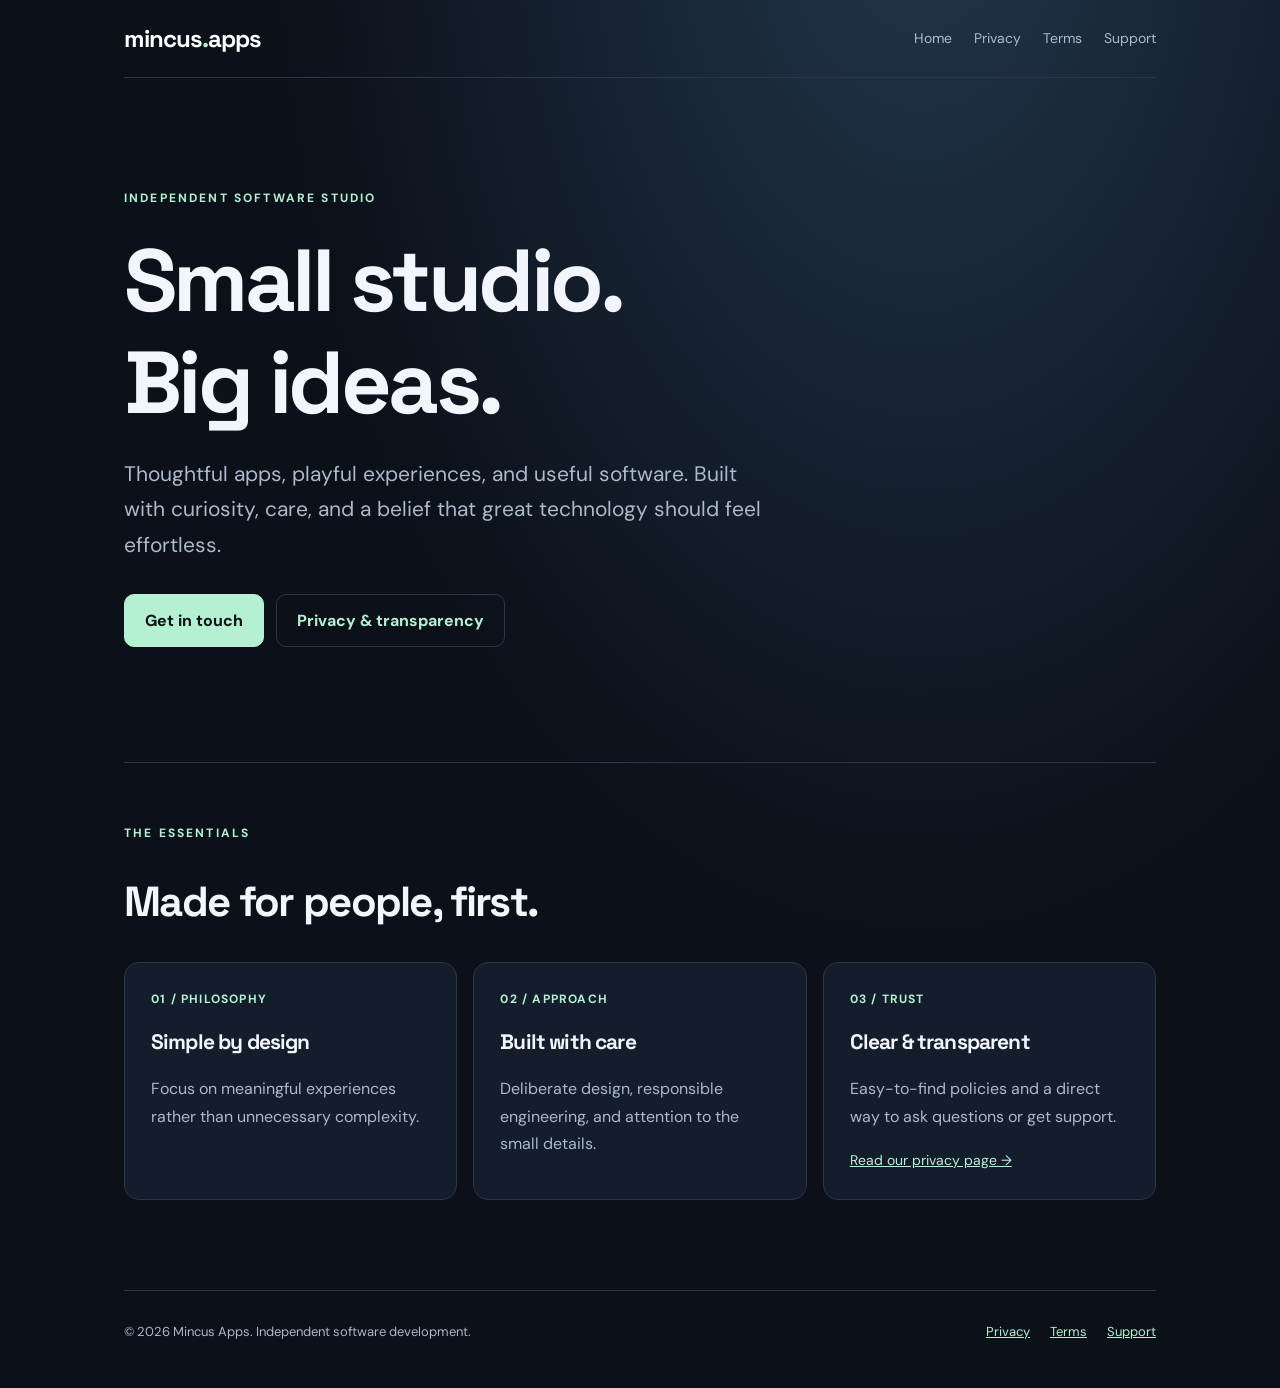
<file: index.html>
<!doctype html><html lang="en"><head><meta name="google-site-verification" content="p2AgSvgb2IvMmGZgTW4hcsGgV9AJH2fG-ZEbb_ogw8U" /><meta charset="utf-8"><meta name="viewport" content="width=device-width,initial-scale=1"><meta name="description" content="Mincus Apps is an independent software studio building thoughtful digital experiences."><meta name="theme-color" content="#0b1019"><title>Home | Mincus Apps</title><link rel="stylesheet" href="styles.css"></head><body><div class="wrap"><header class="nav"><a class="brand" href="index.html">mincus<span>.</span>apps</a><nav class="navlinks" aria-label="Main navigation"><a href="index.html">Home</a><a href="privacy.html">Privacy</a><a href="terms.html">Terms</a><a href="support.html">Support</a></nav></header><main><section class="hero"><div class="eyebrow">Independent software studio</div><h1>Small studio.<br>Big ideas.</h1><p class="lede">Thoughtful apps, playful experiences, and useful software. Built with curiosity, care, and a belief that great technology should feel effortless.</p><div class="buttons"><a class="btn primary" href="support.html">Get in touch</a><a class="btn" href="privacy.html">Privacy & transparency</a></div></section><section class="section"><div class="eyebrow">The essentials</div><h2>Made for people, first.</h2><div class="cards"><article class="card"><div class="num">01 / Philosophy</div><h3>Simple by design</h3><p>Focus on meaningful experiences rather than unnecessary complexity.</p></article><article class="card"><div class="num">02 / Approach</div><h3>Built with care</h3><p>Deliberate design, responsible engineering, and attention to the small details.</p></article><article class="card"><div class="num">03 / Trust</div><h3>Clear & transparent</h3><p>Easy-to-find policies and a direct way to ask questions or get support.</p><a href="privacy.html">Read our privacy page →</a></article></div></section></main><footer class="footer"><span>© 2026 Mincus Apps. Independent software development.</span><span><a href="privacy.html">Privacy</a><a href="terms.html">Terms</a><a href="support.html">Support</a></span></footer></div></body></html>
</file>
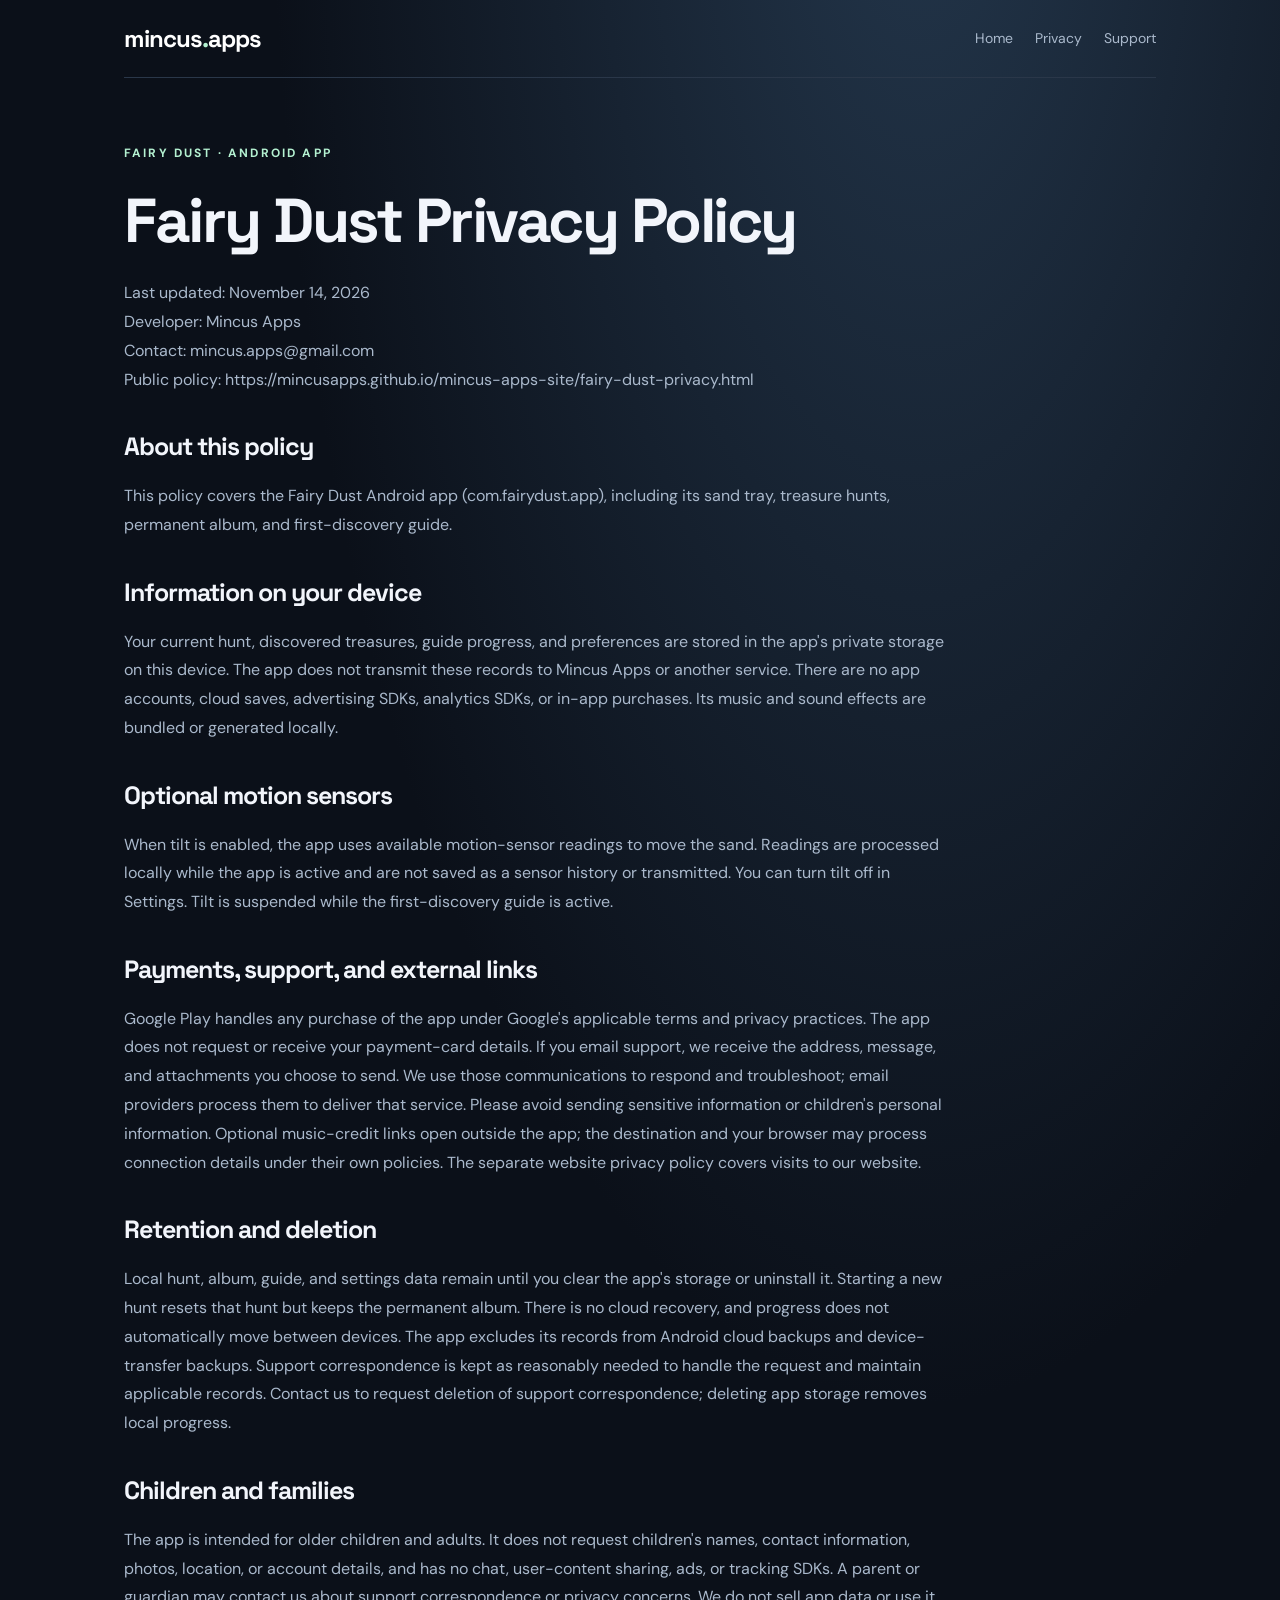
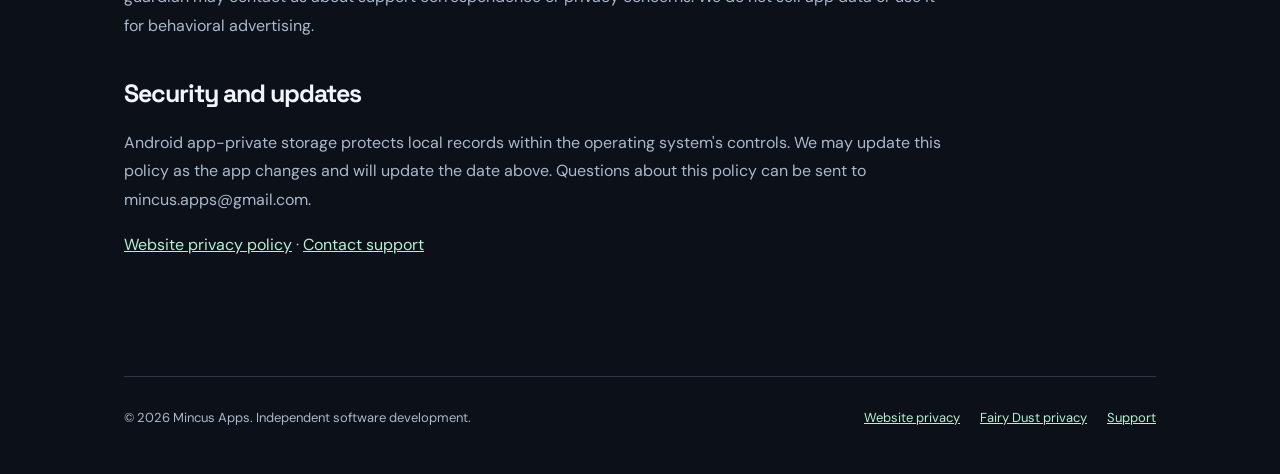
<file: fairy-dust-privacy.html>
<!doctype html><html lang="en"><head><meta charset="utf-8"><meta name="viewport" content="width=device-width,initial-scale=1"><meta name="description" content="Privacy policy for the Fairy Dust Android app by Mincus Apps."><meta name="theme-color" content="#0b1019"><title>Fairy Dust Privacy | Mincus Apps</title><link rel="stylesheet" href="styles.css"></head><body><div class="wrap"><header class="nav"><a class="brand" href="index.html">mincus<span>.</span>apps</a><nav class="navlinks" aria-label="Main navigation"><a href="index.html">Home</a><a href="privacy.html">Privacy</a><a href="support.html">Support</a></nav></header><main><article class="doc"><div class="eyebrow">Fairy Dust &middot; Android app</div><h1>Fairy Dust Privacy Policy</h1><p>Last updated: November 14, 2026<br>Developer: Mincus Apps<br>Contact: mincus.apps@gmail.com<br>Public policy: https://mincusapps.github.io/mincus-apps-site/fairy-dust-privacy.html</p><h2>About this policy</h2><p>This policy covers the Fairy Dust Android app (com.fairydust.app), including its sand tray, treasure hunts, permanent album, and first-discovery guide.</p><h2>Information on your device</h2><p>Your current hunt, discovered treasures, guide progress, and preferences are stored in the app&#x27;s private storage on this device. The app does not transmit these records to Mincus Apps or another service. There are no app accounts, cloud saves, advertising SDKs, analytics SDKs, or in-app purchases. Its music and sound effects are bundled or generated locally.</p><h2>Optional motion sensors</h2><p>When tilt is enabled, the app uses available motion-sensor readings to move the sand. Readings are processed locally while the app is active and are not saved as a sensor history or transmitted. You can turn tilt off in Settings. Tilt is suspended while the first-discovery guide is active.</p><h2>Payments, support, and external links</h2><p>Google Play handles any purchase of the app under Google&#x27;s applicable terms and privacy practices. The app does not request or receive your payment-card details. If you email support, we receive the address, message, and attachments you choose to send. We use those communications to respond and troubleshoot; email providers process them to deliver that service. Please avoid sending sensitive information or children&#x27;s personal information. Optional music-credit links open outside the app; the destination and your browser may process connection details under their own policies. The separate website privacy policy covers visits to our website.</p><h2>Retention and deletion</h2><p>Local hunt, album, guide, and settings data remain until you clear the app&#x27;s storage or uninstall it. Starting a new hunt resets that hunt but keeps the permanent album. There is no cloud recovery, and progress does not automatically move between devices. The app excludes its records from Android cloud backups and device-transfer backups. Support correspondence is kept as reasonably needed to handle the request and maintain applicable records. Contact us to request deletion of support correspondence; deleting app storage removes local progress.</p><h2>Children and families</h2><p>The app is intended for older children and adults. It does not request children&#x27;s names, contact information, photos, location, or account details, and has no chat, user-content sharing, ads, or tracking SDKs. A parent or guardian may contact us about support correspondence or privacy concerns. We do not sell app data or use it for behavioral advertising.</p><h2>Security and updates</h2><p>Android app-private storage protects local records within the operating system&#x27;s controls. We may update this policy as the app changes and will update the date above. Questions about this policy can be sent to mincus.apps@gmail.com.</p><p><a href="privacy.html">Website privacy policy</a> &middot; <a href="support.html">Contact support</a></p></article></main><footer class="footer"><span>&copy; 2026 Mincus Apps. Independent software development.</span><span><a href="privacy.html">Website privacy</a><a href="fairy-dust-privacy.html">Fairy Dust privacy</a><a href="support.html">Support</a></span></footer></div></body></html>
</file>
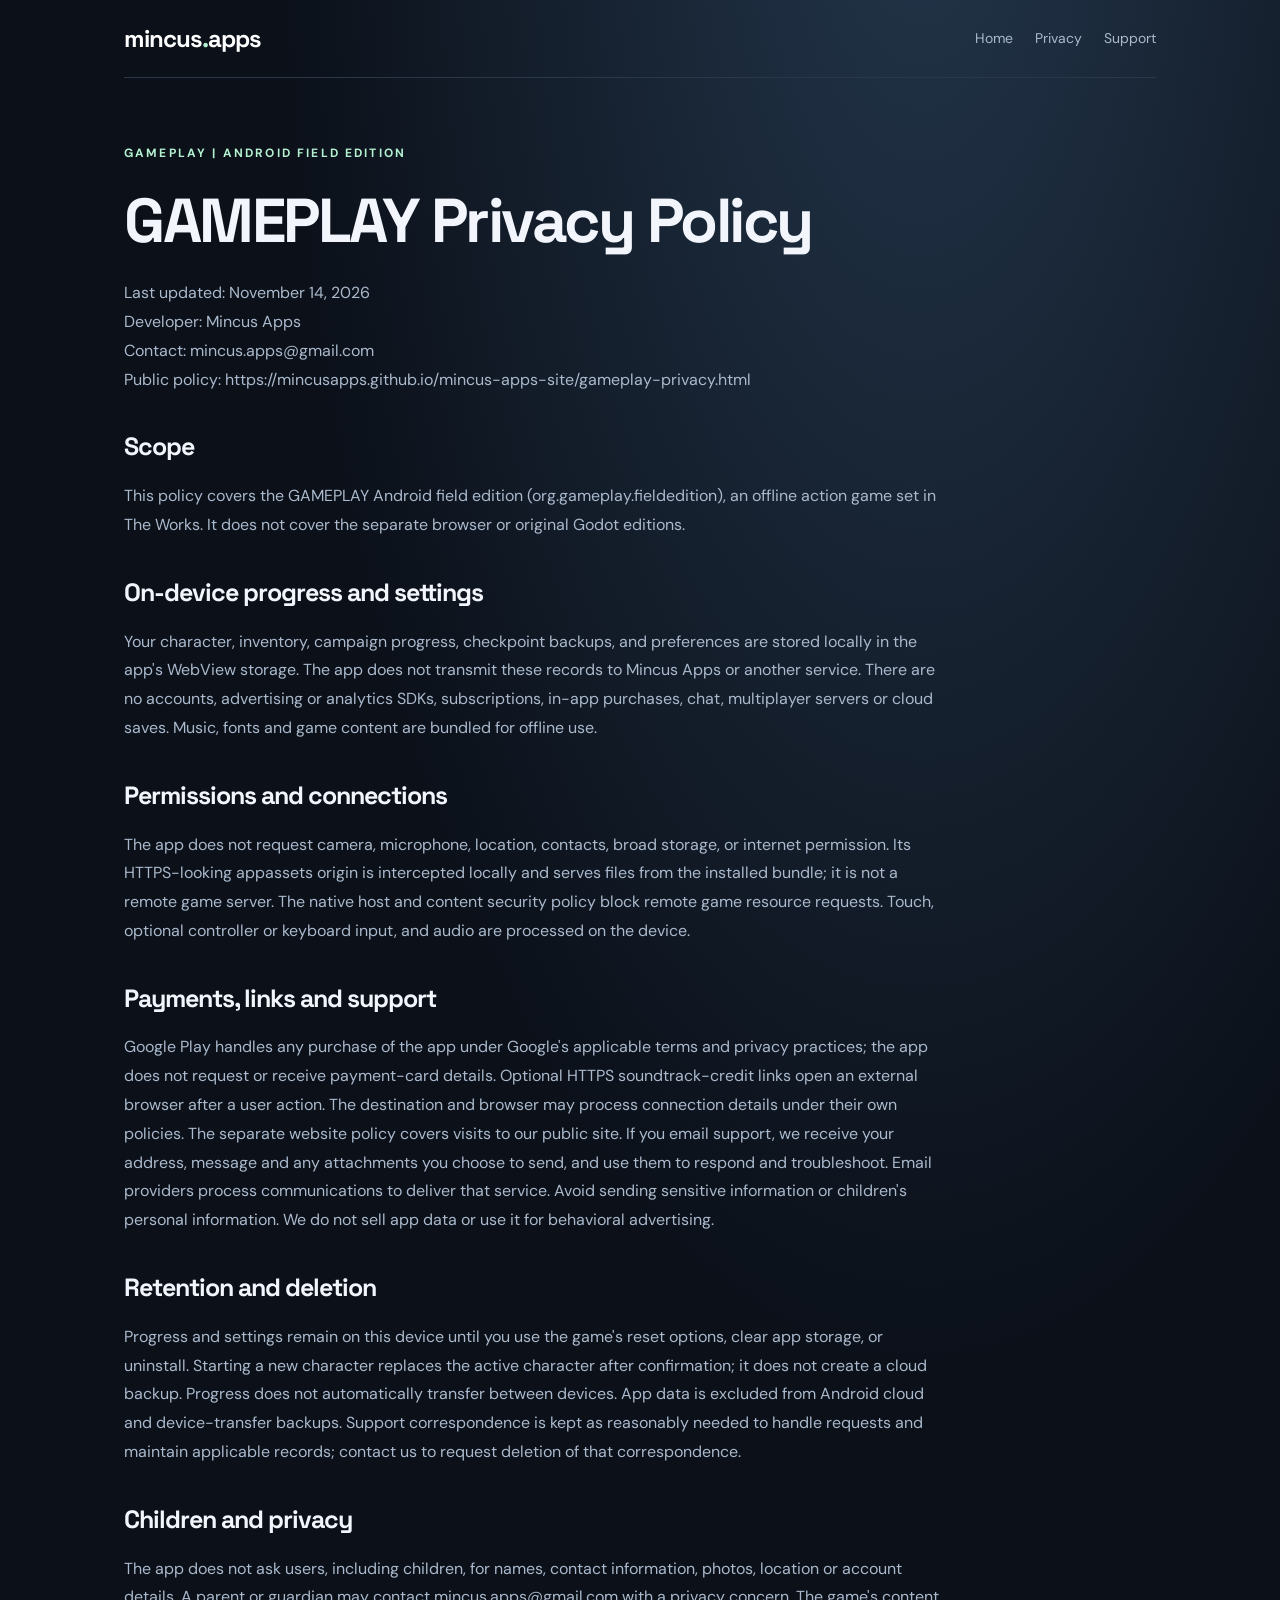
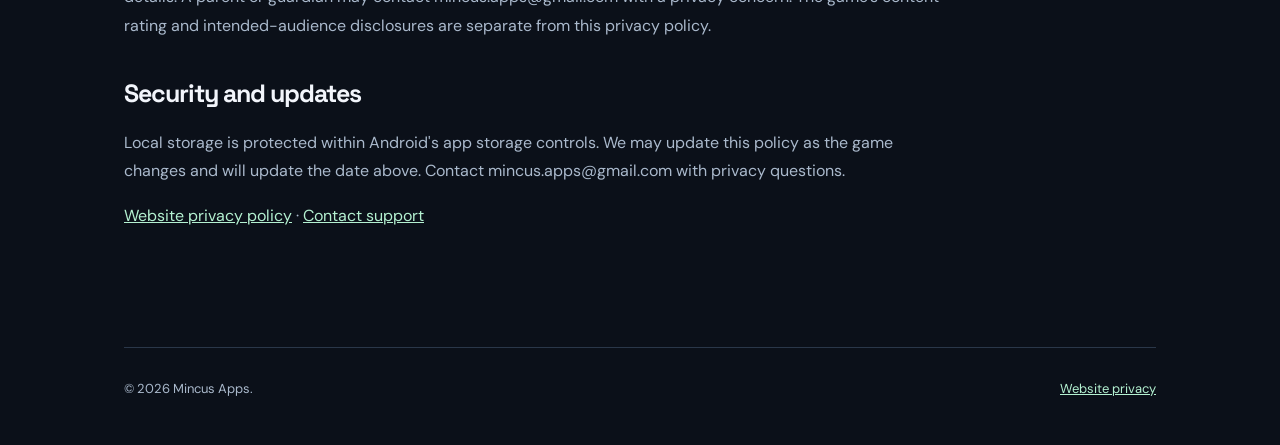
<file: gameplay-privacy.html>
<!doctype html><html lang="en"><head><meta charset="utf-8"><meta name="viewport" content="width=device-width,initial-scale=1"><meta name="description" content="Privacy policy for the GAMEPLAY Android field edition by Mincus Apps."><title>GAMEPLAY Privacy | Mincus Apps</title><link rel="stylesheet" href="styles.css"></head><body><div class="wrap"><header class="nav"><a class="brand" href="index.html">mincus<span>.</span>apps</a><nav class="navlinks" aria-label="Main navigation"><a href="index.html">Home</a><a href="privacy.html">Privacy</a><a href="support.html">Support</a></nav></header><main><article class="doc"><div class="eyebrow">GAMEPLAY | Android field edition</div><h1>GAMEPLAY Privacy Policy</h1><p>Last updated: November 14, 2026<br>Developer: Mincus Apps<br>Contact: mincus.apps@gmail.com<br>Public policy: https://mincusapps.github.io/mincus-apps-site/gameplay-privacy.html</p><h2>Scope</h2><p>This policy covers the GAMEPLAY Android field edition (org.gameplay.fieldedition), an offline action game set in The Works. It does not cover the separate browser or original Godot editions.</p><h2>On-device progress and settings</h2><p>Your character, inventory, campaign progress, checkpoint backups, and preferences are stored locally in the app&#x27;s WebView storage. The app does not transmit these records to Mincus Apps or another service. There are no accounts, advertising or analytics SDKs, subscriptions, in-app purchases, chat, multiplayer servers or cloud saves. Music, fonts and game content are bundled for offline use.</p><h2>Permissions and connections</h2><p>The app does not request camera, microphone, location, contacts, broad storage, or internet permission. Its HTTPS-looking appassets origin is intercepted locally and serves files from the installed bundle; it is not a remote game server. The native host and content security policy block remote game resource requests. Touch, optional controller or keyboard input, and audio are processed on the device.</p><h2>Payments, links and support</h2><p>Google Play handles any purchase of the app under Google&#x27;s applicable terms and privacy practices; the app does not request or receive payment-card details. Optional HTTPS soundtrack-credit links open an external browser after a user action. The destination and browser may process connection details under their own policies. The separate website policy covers visits to our public site. If you email support, we receive your address, message and any attachments you choose to send, and use them to respond and troubleshoot. Email providers process communications to deliver that service. Avoid sending sensitive information or children&#x27;s personal information. We do not sell app data or use it for behavioral advertising.</p><h2>Retention and deletion</h2><p>Progress and settings remain on this device until you use the game&#x27;s reset options, clear app storage, or uninstall. Starting a new character replaces the active character after confirmation; it does not create a cloud backup. Progress does not automatically transfer between devices. App data is excluded from Android cloud and device-transfer backups. Support correspondence is kept as reasonably needed to handle requests and maintain applicable records; contact us to request deletion of that correspondence.</p><h2>Children and privacy</h2><p>The app does not ask users, including children, for names, contact information, photos, location or account details. A parent or guardian may contact mincus.apps@gmail.com with a privacy concern. The game&#x27;s content rating and intended-audience disclosures are separate from this privacy policy.</p><h2>Security and updates</h2><p>Local storage is protected within Android&#x27;s app storage controls. We may update this policy as the game changes and will update the date above. Contact mincus.apps@gmail.com with privacy questions.</p><p><a href="privacy.html">Website privacy policy</a> &middot; <a href="support.html">Contact support</a></p></article></main><footer class="footer"><span>&copy; 2026 Mincus Apps.</span><a href="privacy.html">Website privacy</a></footer></div></body></html>
</file>
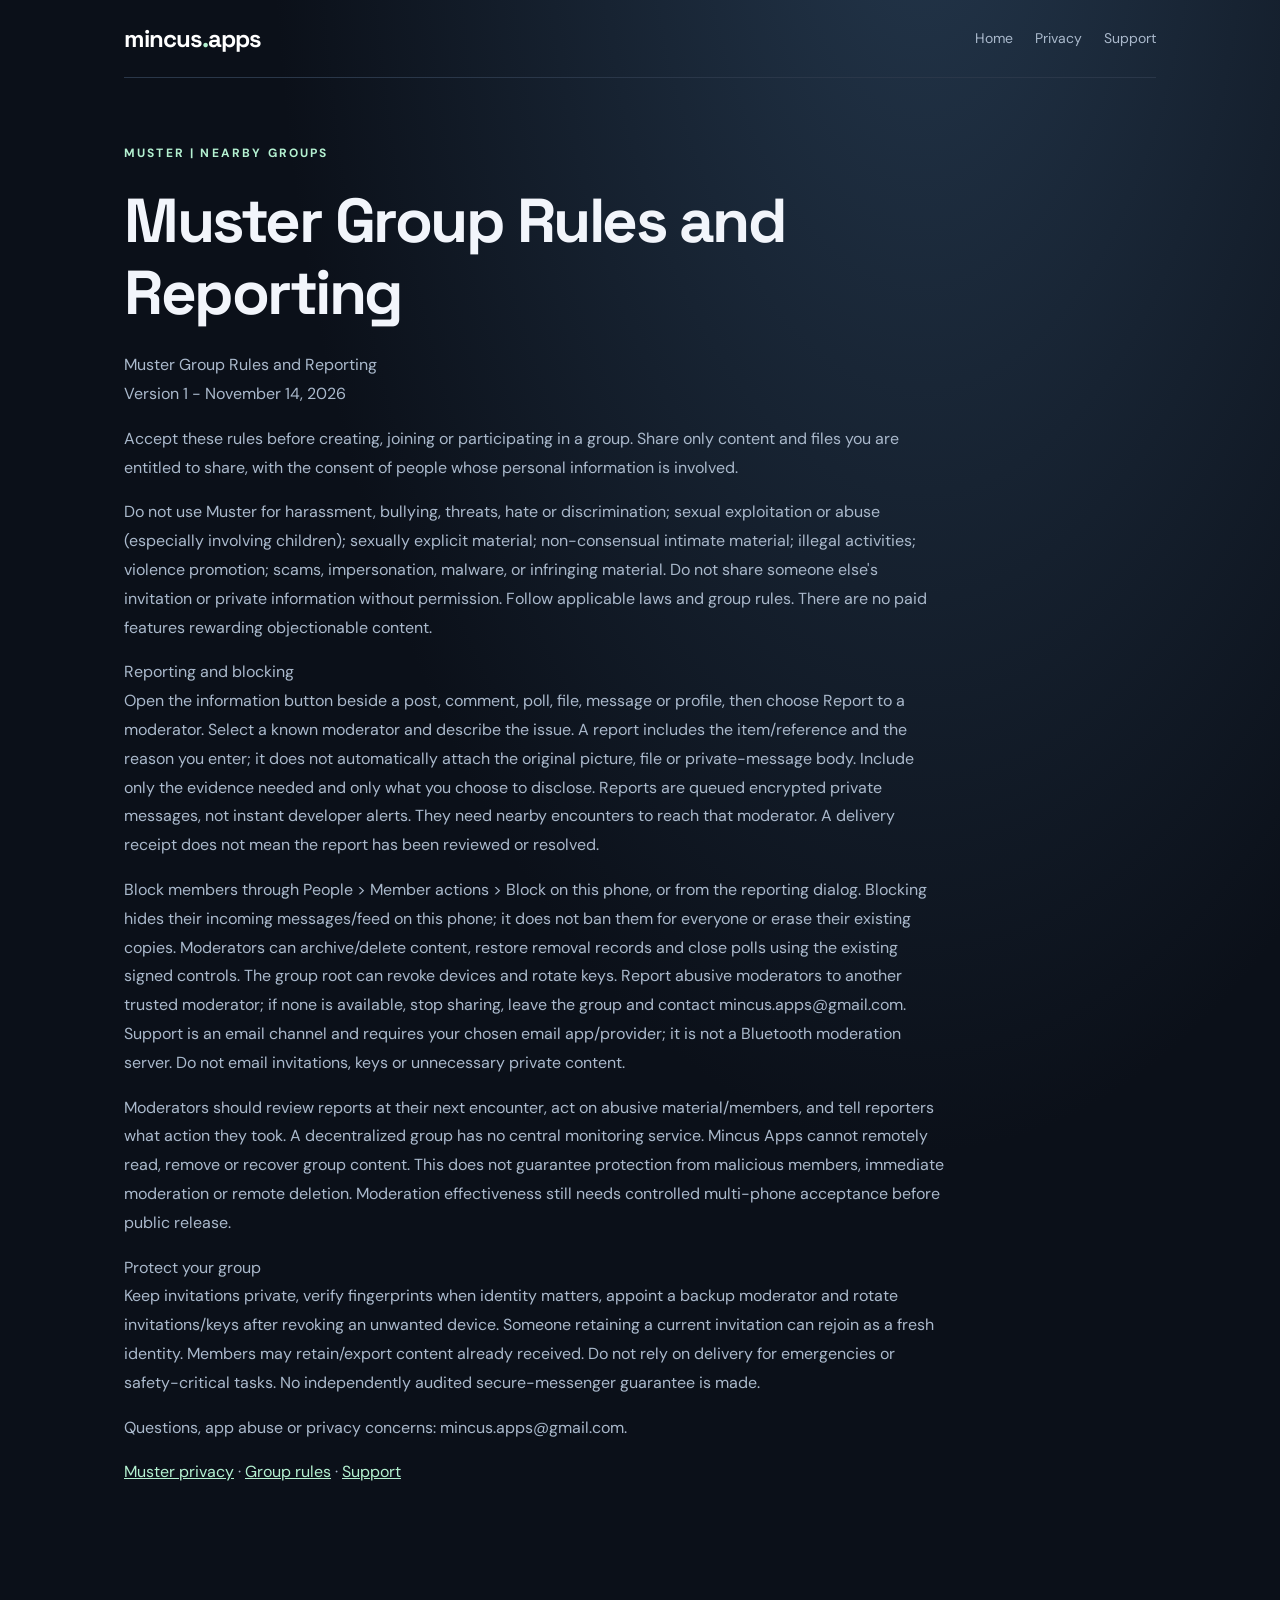
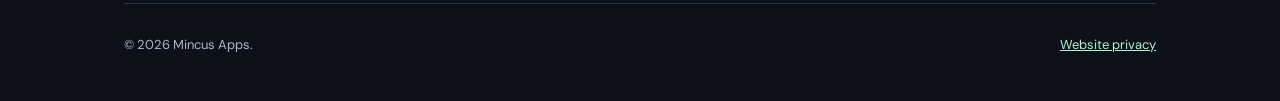
<file: muster-group-rules.html>
<!doctype html><html lang="en"><head><meta charset="utf-8"><meta name="viewport" content="width=device-width,initial-scale=1"><title>Muster Group Rules and Reporting | Mincus Apps</title><link rel="stylesheet" href="styles.css"></head><body><div class="wrap"><header class="nav"><a class="brand" href="index.html">mincus<span>.</span>apps</a><nav class="navlinks" aria-label="Main navigation"><a href="index.html">Home</a><a href="privacy.html">Privacy</a><a href="support.html">Support</a></nav></header><main><article class="doc"><div class="eyebrow">Muster | Nearby groups</div><h1>Muster Group Rules and Reporting</h1><p>Muster Group Rules and Reporting<br>Version 1 - November 14, 2026</p><p>Accept these rules before creating, joining or participating in a group. Share only content and files you are entitled to share, with the consent of people whose personal information is involved.</p><p>Do not use Muster for harassment, bullying, threats, hate or discrimination; sexual exploitation or abuse (especially involving children); sexually explicit material; non-consensual intimate material; illegal activities; violence promotion; scams, impersonation, malware, or infringing material. Do not share someone else&#x27;s invitation or private information without permission. Follow applicable laws and group rules. There are no paid features rewarding objectionable content.</p><p>Reporting and blocking<br>Open the information button beside a post, comment, poll, file, message or profile, then choose Report to a moderator. Select a known moderator and describe the issue. A report includes the item/reference and the reason you enter; it does not automatically attach the original picture, file or private-message body. Include only the evidence needed and only what you choose to disclose. Reports are queued encrypted private messages, not instant developer alerts. They need nearby encounters to reach that moderator. A delivery receipt does not mean the report has been reviewed or resolved.</p><p>Block members through People &gt; Member actions &gt; Block on this phone, or from the reporting dialog. Blocking hides their incoming messages/feed on this phone; it does not ban them for everyone or erase their existing copies. Moderators can archive/delete content, restore removal records and close polls using the existing signed controls. The group root can revoke devices and rotate keys. Report abusive moderators to another trusted moderator; if none is available, stop sharing, leave the group and contact mincus.apps@gmail.com. Support is an email channel and requires your chosen email app/provider; it is not a Bluetooth moderation server. Do not email invitations, keys or unnecessary private content.</p><p>Moderators should review reports at their next encounter, act on abusive material/members, and tell reporters what action they took. A decentralized group has no central monitoring service. Mincus Apps cannot remotely read, remove or recover group content. This does not guarantee protection from malicious members, immediate moderation or remote deletion. Moderation effectiveness still needs controlled multi-phone acceptance before public release.</p><p>Protect your group<br>Keep invitations private, verify fingerprints when identity matters, appoint a backup moderator and rotate invitations/keys after revoking an unwanted device. Someone retaining a current invitation can rejoin as a fresh identity. Members may retain/export content already received. Do not rely on delivery for emergencies or safety-critical tasks. No independently audited secure-messenger guarantee is made.</p><p>Questions, app abuse or privacy concerns: mincus.apps@gmail.com.<br></p><p><a href="muster-privacy.html">Muster privacy</a> &middot; <a href="muster-group-rules.html">Group rules</a> &middot; <a href="support.html">Support</a></p></article></main><footer class="footer"><span>&copy; 2026 Mincus Apps.</span><a href="privacy.html">Website privacy</a></footer></div></body></html>
</file>
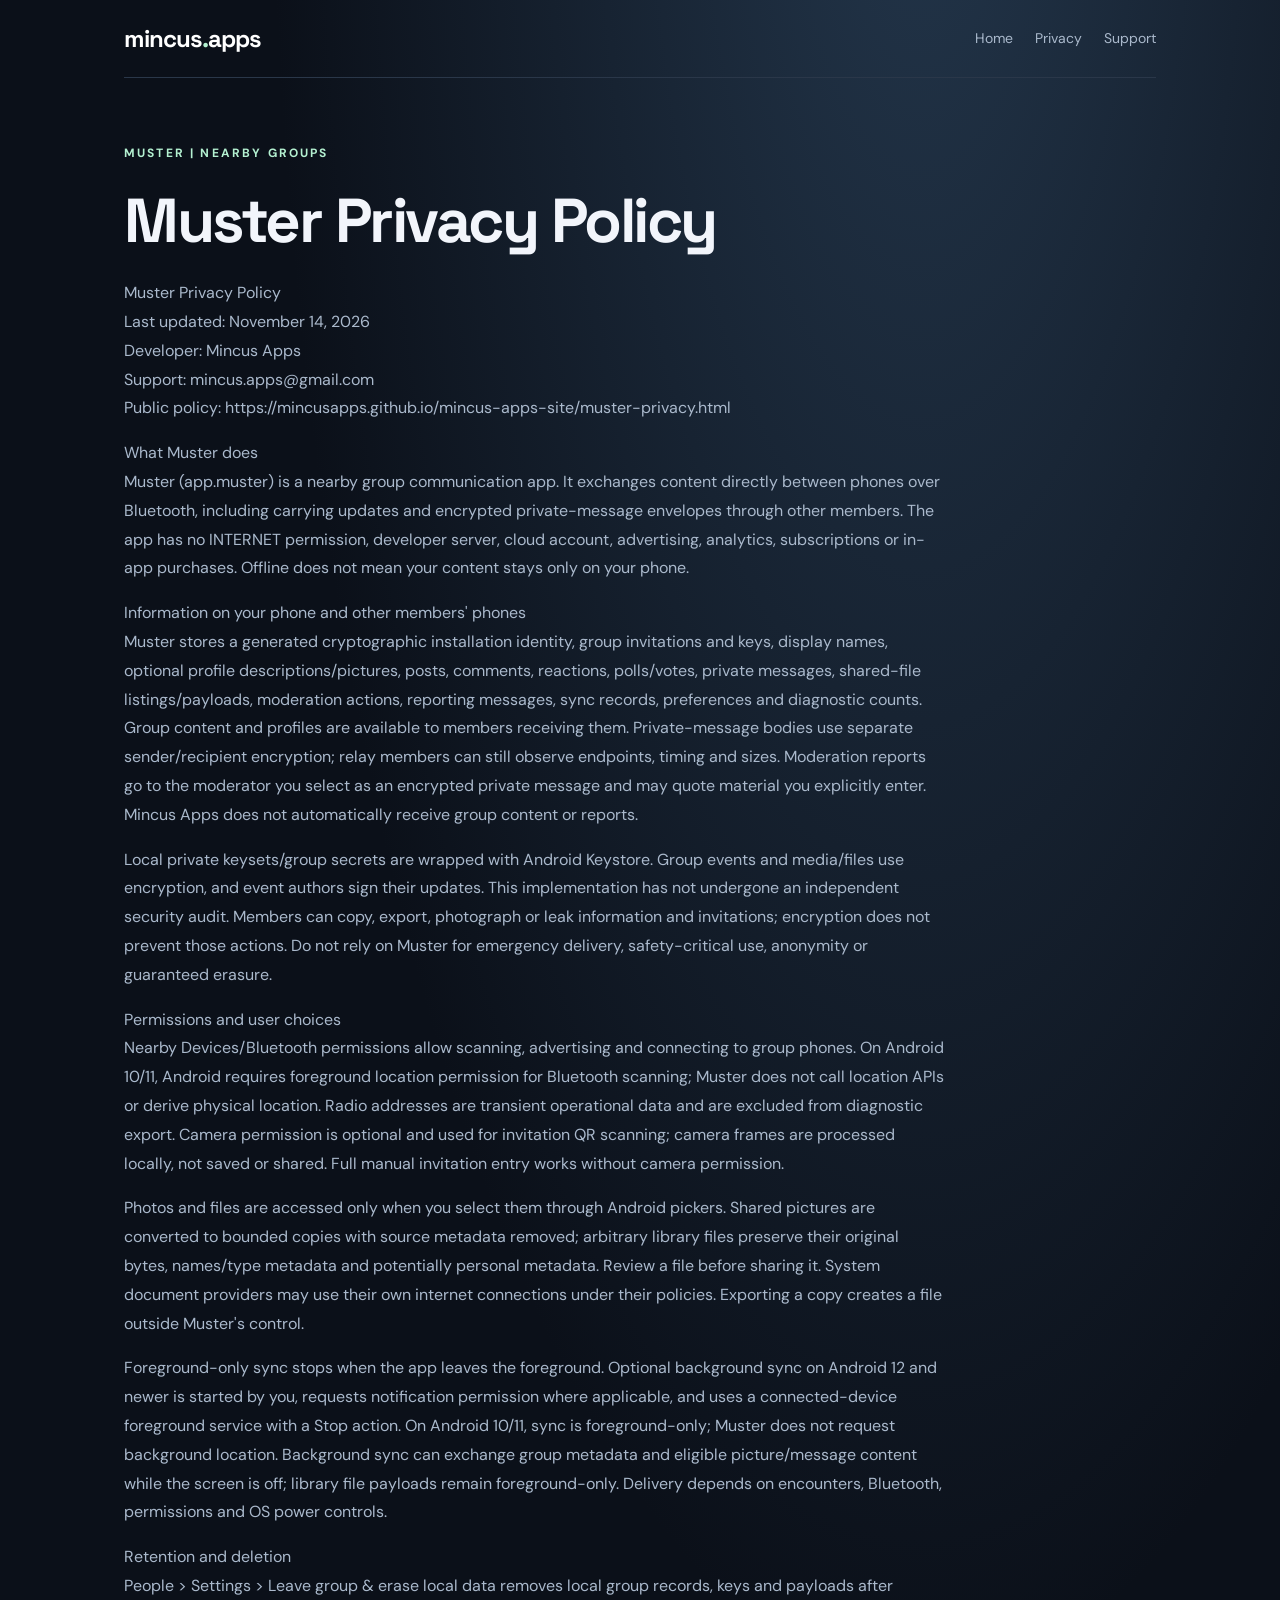
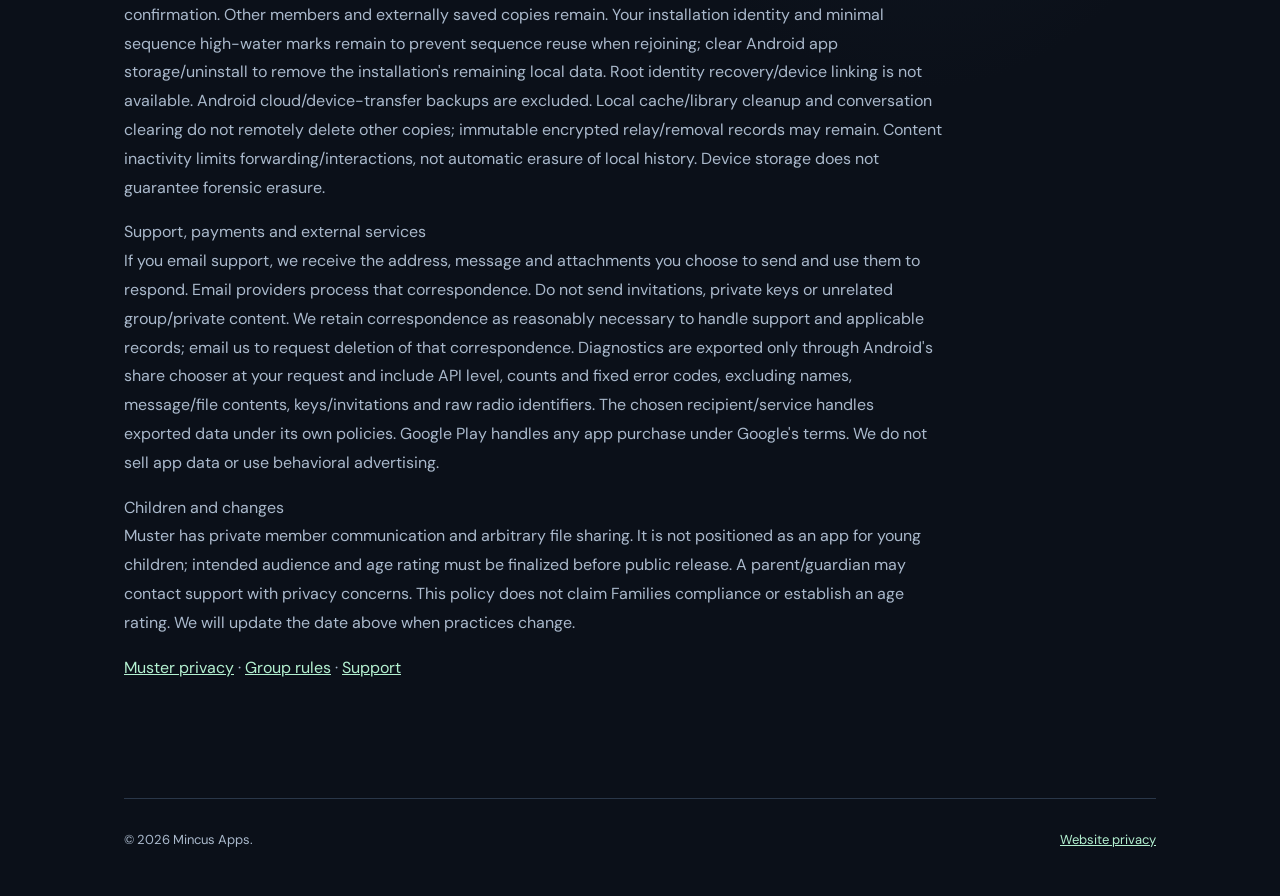
<file: muster-privacy.html>
<!doctype html><html lang="en"><head><meta charset="utf-8"><meta name="viewport" content="width=device-width,initial-scale=1"><title>Muster Privacy Policy | Mincus Apps</title><link rel="stylesheet" href="styles.css"></head><body><div class="wrap"><header class="nav"><a class="brand" href="index.html">mincus<span>.</span>apps</a><nav class="navlinks" aria-label="Main navigation"><a href="index.html">Home</a><a href="privacy.html">Privacy</a><a href="support.html">Support</a></nav></header><main><article class="doc"><div class="eyebrow">Muster | Nearby groups</div><h1>Muster Privacy Policy</h1><p>Muster Privacy Policy<br>Last updated: November 14, 2026<br>Developer: Mincus Apps<br>Support: mincus.apps@gmail.com<br>Public policy: https://mincusapps.github.io/mincus-apps-site/muster-privacy.html</p><p>What Muster does<br>Muster (app.muster) is a nearby group communication app. It exchanges content directly between phones over Bluetooth, including carrying updates and encrypted private-message envelopes through other members. The app has no INTERNET permission, developer server, cloud account, advertising, analytics, subscriptions or in-app purchases. Offline does not mean your content stays only on your phone.</p><p>Information on your phone and other members&#x27; phones<br>Muster stores a generated cryptographic installation identity, group invitations and keys, display names, optional profile descriptions/pictures, posts, comments, reactions, polls/votes, private messages, shared-file listings/payloads, moderation actions, reporting messages, sync records, preferences and diagnostic counts. Group content and profiles are available to members receiving them. Private-message bodies use separate sender/recipient encryption; relay members can still observe endpoints, timing and sizes. Moderation reports go to the moderator you select as an encrypted private message and may quote material you explicitly enter. Mincus Apps does not automatically receive group content or reports.</p><p>Local private keysets/group secrets are wrapped with Android Keystore. Group events and media/files use encryption, and event authors sign their updates. This implementation has not undergone an independent security audit. Members can copy, export, photograph or leak information and invitations; encryption does not prevent those actions. Do not rely on Muster for emergency delivery, safety-critical use, anonymity or guaranteed erasure.</p><p>Permissions and user choices<br>Nearby Devices/Bluetooth permissions allow scanning, advertising and connecting to group phones. On Android 10/11, Android requires foreground location permission for Bluetooth scanning; Muster does not call location APIs or derive physical location. Radio addresses are transient operational data and are excluded from diagnostic export. Camera permission is optional and used for invitation QR scanning; camera frames are processed locally, not saved or shared. Full manual invitation entry works without camera permission.</p><p>Photos and files are accessed only when you select them through Android pickers. Shared pictures are converted to bounded copies with source metadata removed; arbitrary library files preserve their original bytes, names/type metadata and potentially personal metadata. Review a file before sharing it. System document providers may use their own internet connections under their policies. Exporting a copy creates a file outside Muster&#x27;s control.</p><p>Foreground-only sync stops when the app leaves the foreground. Optional background sync on Android 12 and newer is started by you, requests notification permission where applicable, and uses a connected-device foreground service with a Stop action. On Android 10/11, sync is foreground-only; Muster does not request background location. Background sync can exchange group metadata and eligible picture/message content while the screen is off; library file payloads remain foreground-only. Delivery depends on encounters, Bluetooth, permissions and OS power controls.</p><p>Retention and deletion<br>People &gt; Settings &gt; Leave group &amp; erase local data removes local group records, keys and payloads after confirmation. Other members and externally saved copies remain. Your installation identity and minimal sequence high-water marks remain to prevent sequence reuse when rejoining; clear Android app storage/uninstall to remove the installation&#x27;s remaining local data. Root identity recovery/device linking is not available. Android cloud/device-transfer backups are excluded. Local cache/library cleanup and conversation clearing do not remotely delete other copies; immutable encrypted relay/removal records may remain. Content inactivity limits forwarding/interactions, not automatic erasure of local history. Device storage does not guarantee forensic erasure.</p><p>Support, payments and external services<br>If you email support, we receive the address, message and attachments you choose to send and use them to respond. Email providers process that correspondence. Do not send invitations, private keys or unrelated group/private content. We retain correspondence as reasonably necessary to handle support and applicable records; email us to request deletion of that correspondence. Diagnostics are exported only through Android&#x27;s share chooser at your request and include API level, counts and fixed error codes, excluding names, message/file contents, keys/invitations and raw radio identifiers. The chosen recipient/service handles exported data under its own policies. Google Play handles any app purchase under Google&#x27;s terms. We do not sell app data or use behavioral advertising.</p><p>Children and changes<br>Muster has private member communication and arbitrary file sharing. It is not positioned as an app for young children; intended audience and age rating must be finalized before public release. A parent/guardian may contact support with privacy concerns. This policy does not claim Families compliance or establish an age rating. We will update the date above when practices change.<br></p><p><a href="muster-privacy.html">Muster privacy</a> &middot; <a href="muster-group-rules.html">Group rules</a> &middot; <a href="support.html">Support</a></p></article></main><footer class="footer"><span>&copy; 2026 Mincus Apps.</span><a href="privacy.html">Website privacy</a></footer></div></body></html>
</file>
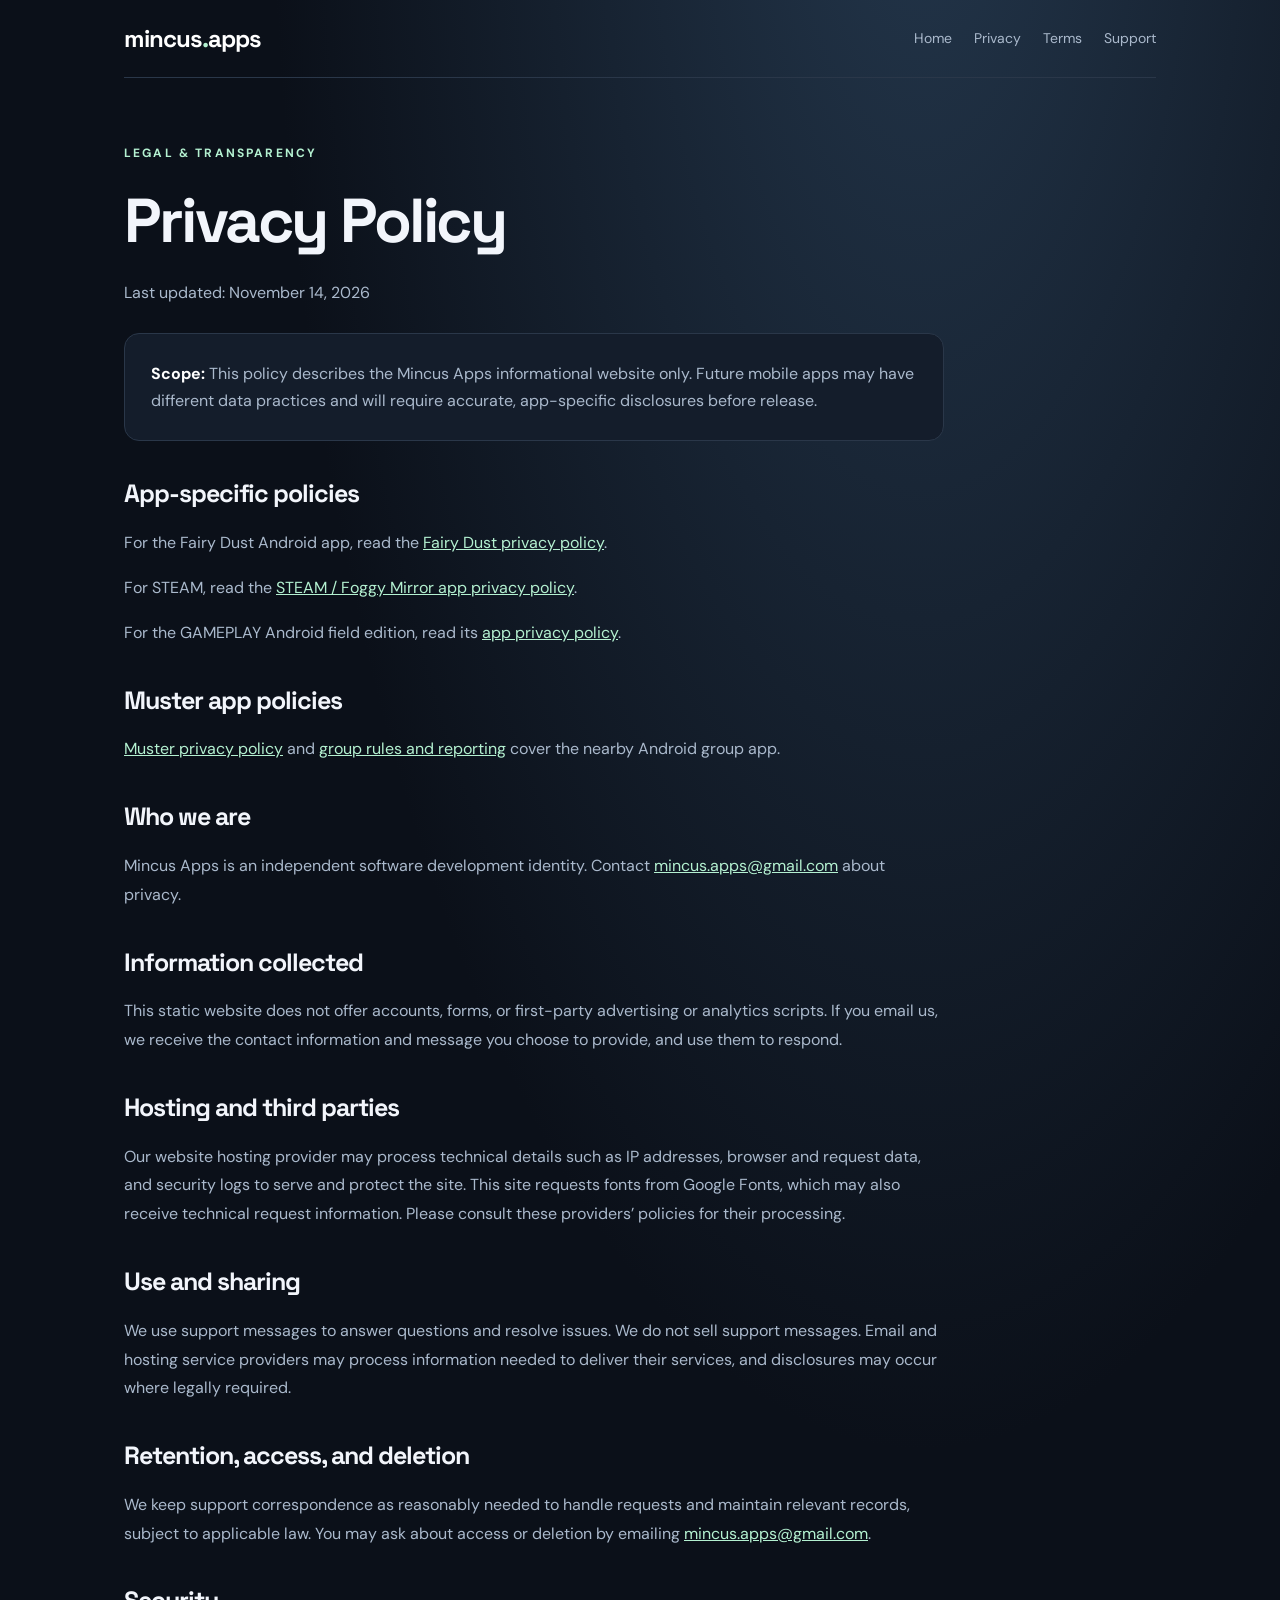
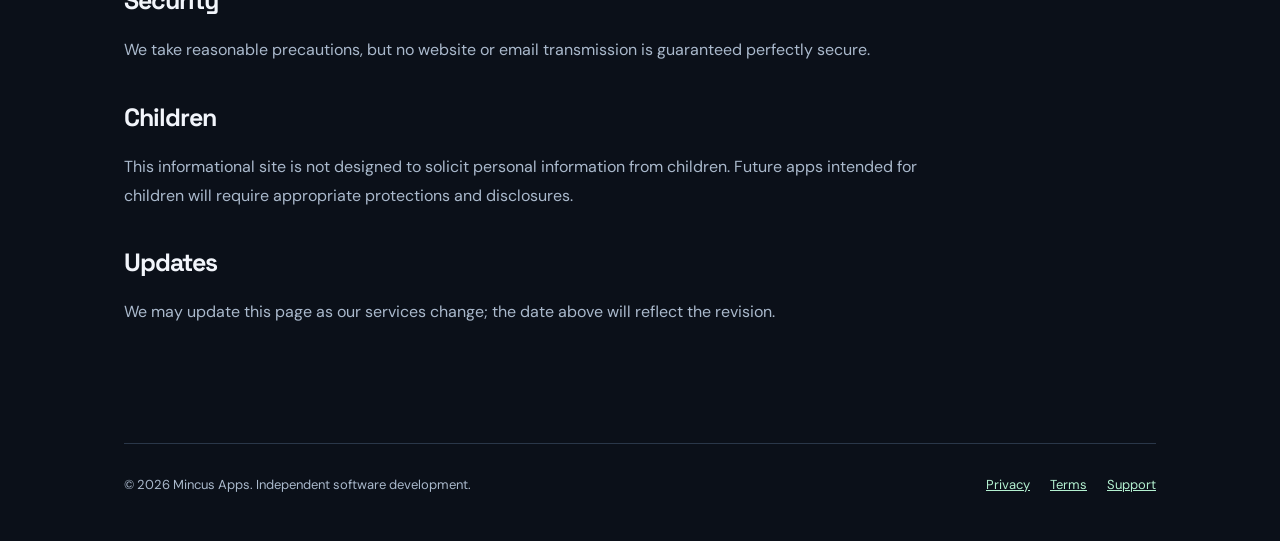
<file: privacy.html>
<!doctype html><html lang="en"><head><meta charset="utf-8"><meta name="viewport" content="width=device-width,initial-scale=1"><meta name="description" content="Privacy policy for the Mincus Apps informational website."><meta name="theme-color" content="#0b1019"><title>Privacy Policy | Mincus Apps</title><link rel="stylesheet" href="styles.css"></head><body><div class="wrap"><header class="nav"><a class="brand" href="index.html">mincus<span>.</span>apps</a><nav class="navlinks" aria-label="Main navigation"><a href="index.html">Home</a><a href="privacy.html">Privacy</a><a href="terms.html">Terms</a><a href="support.html">Support</a></nav></header><main><article class="doc"><div class="eyebrow">Legal & transparency</div><h1>Privacy Policy</h1><p>Last updated: November 14, 2026</p><div class="notice"><strong>Scope:</strong> This policy describes the Mincus Apps informational website only. Future mobile apps may have different data practices and will require accurate, app-specific disclosures before release.</div><h2>App-specific policies</h2><p>For the Fairy Dust Android app, read the <a href="fairy-dust-privacy.html">Fairy Dust privacy policy</a>.</p><p>For STEAM, read the <a href="steam-privacy.html">STEAM / Foggy Mirror app privacy policy</a>.</p><p>For the GAMEPLAY Android field edition, read its <a href="gameplay-privacy.html">app privacy policy</a>.</p><h2>Muster app policies</h2><p><a href="muster-privacy.html">Muster privacy policy</a> and <a href="muster-group-rules.html">group rules and reporting</a> cover the nearby Android group app.</p><h2>Who we are</h2><p>Mincus Apps is an independent software development identity. Contact <a href="mailto:mincus.apps@gmail.com">mincus.apps@gmail.com</a> about privacy.</p><h2>Information collected</h2><p>This static website does not offer accounts, forms, or first-party advertising or analytics scripts. If you email us, we receive the contact information and message you choose to provide, and use them to respond.</p><h2>Hosting and third parties</h2><p>Our website hosting provider may process technical details such as IP addresses, browser and request data, and security logs to serve and protect the site. This site requests fonts from Google Fonts, which may also receive technical request information. Please consult these providers’ policies for their processing.</p><h2>Use and sharing</h2><p>We use support messages to answer questions and resolve issues. We do not sell support messages. Email and hosting service providers may process information needed to deliver their services, and disclosures may occur where legally required.</p><h2>Retention, access, and deletion</h2><p>We keep support correspondence as reasonably needed to handle requests and maintain relevant records, subject to applicable law. You may ask about access or deletion by emailing <a href="mailto:mincus.apps@gmail.com">mincus.apps@gmail.com</a>.</p><h2>Security</h2><p>We take reasonable precautions, but no website or email transmission is guaranteed perfectly secure.</p><h2>Children</h2><p>This informational site is not designed to solicit personal information from children. Future apps intended for children will require appropriate protections and disclosures.</p><h2>Updates</h2><p>We may update this page as our services change; the date above will reflect the revision.</p></article></main><footer class="footer"><span>© 2026 Mincus Apps. Independent software development.</span><span><a href="privacy.html">Privacy</a><a href="terms.html">Terms</a><a href="support.html">Support</a></span></footer></div></body></html>
</file>
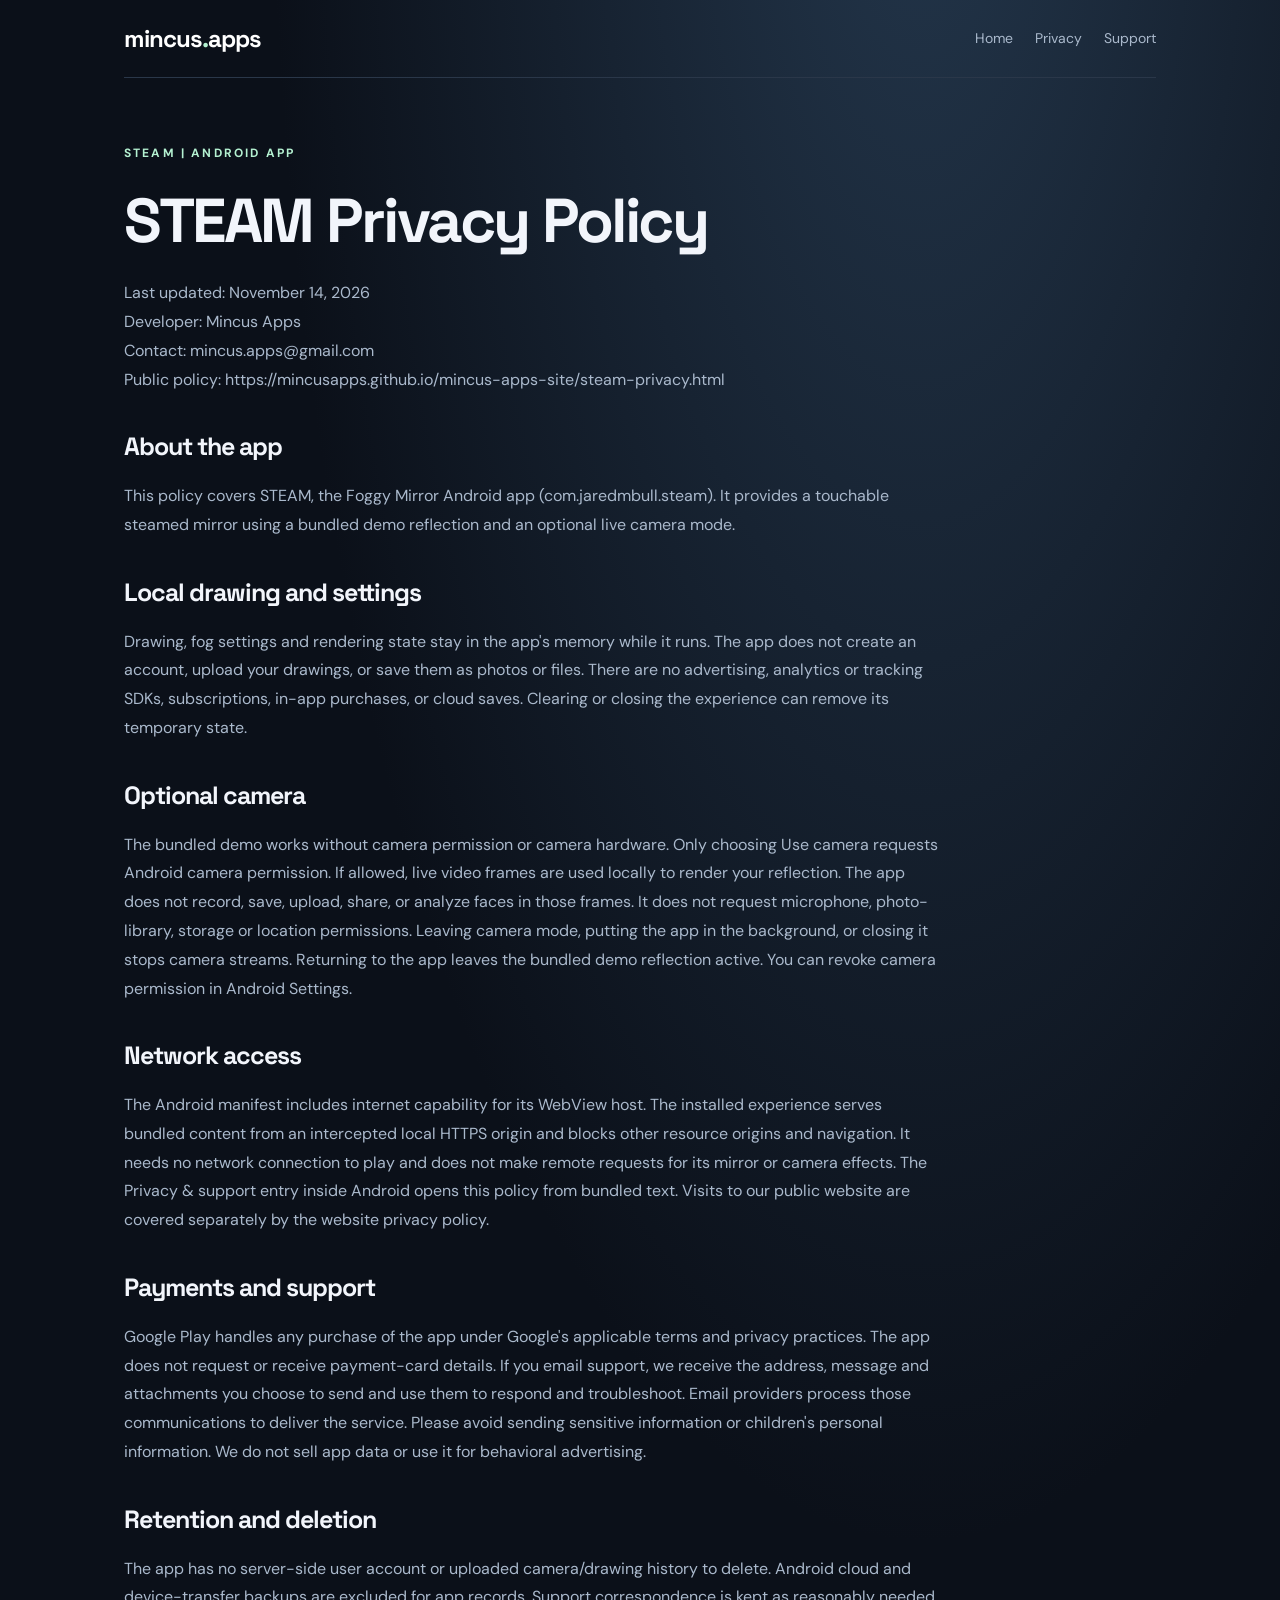
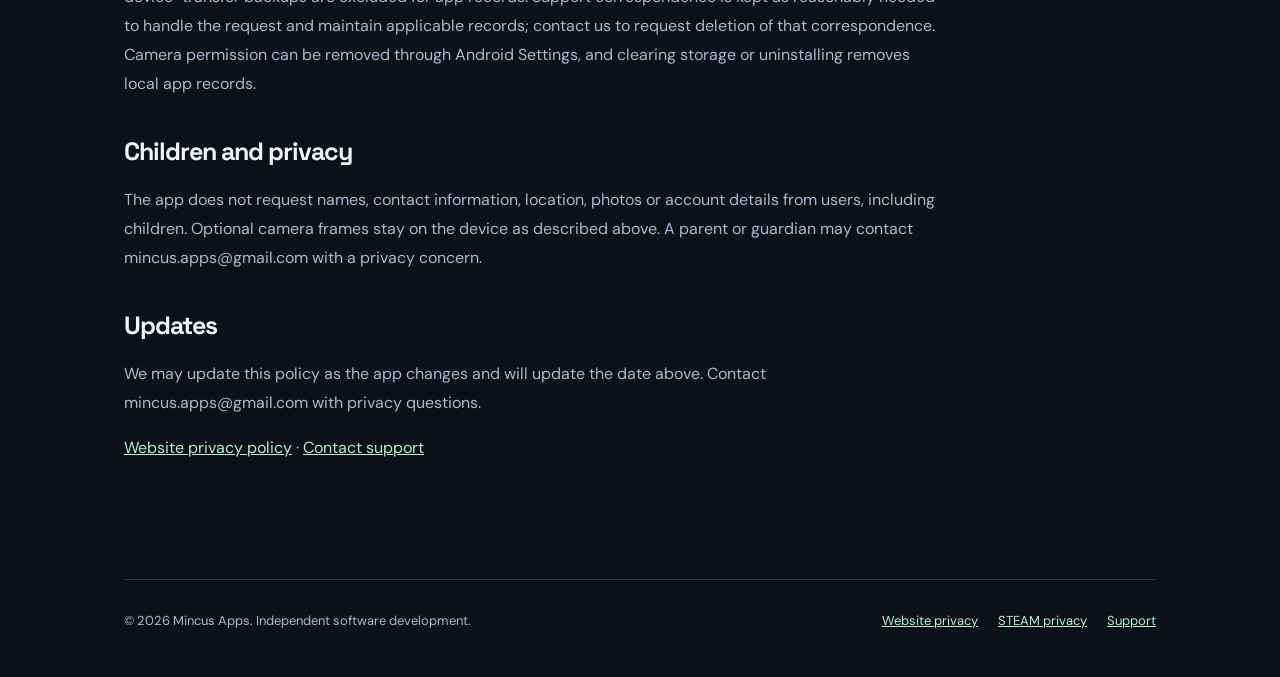
<file: steam-privacy.html>
<!doctype html><html lang="en"><head><meta charset="utf-8"><meta name="viewport" content="width=device-width,initial-scale=1"><meta name="description" content="Privacy policy for STEAM, the Foggy Mirror Android app by Mincus Apps."><meta name="theme-color" content="#0b1019"><title>STEAM Privacy | Mincus Apps</title><link rel="stylesheet" href="styles.css"></head><body><div class="wrap"><header class="nav"><a class="brand" href="index.html">mincus<span>.</span>apps</a><nav class="navlinks" aria-label="Main navigation"><a href="index.html">Home</a><a href="privacy.html">Privacy</a><a href="support.html">Support</a></nav></header><main><article class="doc"><div class="eyebrow">STEAM | Android app</div><h1>STEAM Privacy Policy</h1><p>Last updated: November 14, 2026<br>Developer: Mincus Apps<br>Contact: mincus.apps@gmail.com<br>Public policy: https://mincusapps.github.io/mincus-apps-site/steam-privacy.html</p><h2>About the app</h2><p>This policy covers STEAM, the Foggy Mirror Android app (com.jaredmbull.steam). It provides a touchable steamed mirror using a bundled demo reflection and an optional live camera mode.</p><h2>Local drawing and settings</h2><p>Drawing, fog settings and rendering state stay in the app&#x27;s memory while it runs. The app does not create an account, upload your drawings, or save them as photos or files. There are no advertising, analytics or tracking SDKs, subscriptions, in-app purchases, or cloud saves. Clearing or closing the experience can remove its temporary state.</p><h2>Optional camera</h2><p>The bundled demo works without camera permission or camera hardware. Only choosing Use camera requests Android camera permission. If allowed, live video frames are used locally to render your reflection. The app does not record, save, upload, share, or analyze faces in those frames. It does not request microphone, photo-library, storage or location permissions. Leaving camera mode, putting the app in the background, or closing it stops camera streams. Returning to the app leaves the bundled demo reflection active. You can revoke camera permission in Android Settings.</p><h2>Network access</h2><p>The Android manifest includes internet capability for its WebView host. The installed experience serves bundled content from an intercepted local HTTPS origin and blocks other resource origins and navigation. It needs no network connection to play and does not make remote requests for its mirror or camera effects. The Privacy &amp; support entry inside Android opens this policy from bundled text. Visits to our public website are covered separately by the website privacy policy.</p><h2>Payments and support</h2><p>Google Play handles any purchase of the app under Google&#x27;s applicable terms and privacy practices. The app does not request or receive payment-card details. If you email support, we receive the address, message and attachments you choose to send and use them to respond and troubleshoot. Email providers process those communications to deliver the service. Please avoid sending sensitive information or children&#x27;s personal information. We do not sell app data or use it for behavioral advertising.</p><h2>Retention and deletion</h2><p>The app has no server-side user account or uploaded camera/drawing history to delete. Android cloud and device-transfer backups are excluded for app records. Support correspondence is kept as reasonably needed to handle the request and maintain applicable records; contact us to request deletion of that correspondence. Camera permission can be removed through Android Settings, and clearing storage or uninstalling removes local app records.</p><h2>Children and privacy</h2><p>The app does not request names, contact information, location, photos or account details from users, including children. Optional camera frames stay on the device as described above. A parent or guardian may contact mincus.apps@gmail.com with a privacy concern.</p><h2>Updates</h2><p>We may update this policy as the app changes and will update the date above. Contact mincus.apps@gmail.com with privacy questions.</p><p><a href="privacy.html">Website privacy policy</a> &middot; <a href="support.html">Contact support</a></p></article></main><footer class="footer"><span>&copy; 2026 Mincus Apps. Independent software development.</span><span><a href="privacy.html">Website privacy</a><a href="steam-privacy.html">STEAM privacy</a><a href="support.html">Support</a></span></footer></div></body></html>
</file>
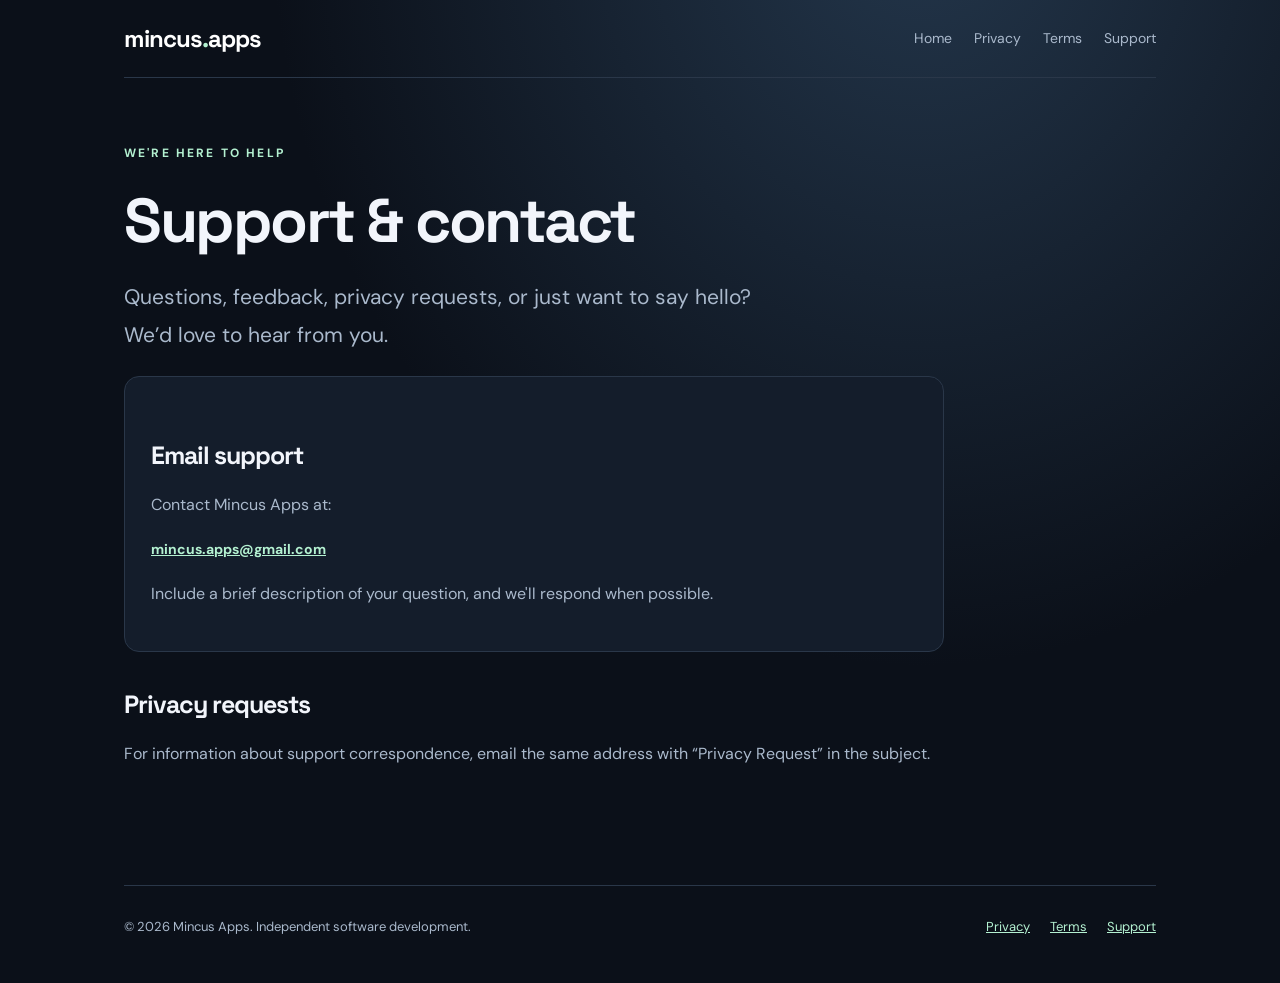
<file: support.html>
<!doctype html><html lang="en"><head><meta charset="utf-8"><meta name="viewport" content="width=device-width,initial-scale=1"><meta name="description" content="Get in touch with Mincus Apps for support and privacy requests."><meta name="theme-color" content="#0b1019"><title>Support | Mincus Apps</title><link rel="stylesheet" href="styles.css"></head><body><div class="wrap"><header class="nav"><a class="brand" href="index.html">mincus<span>.</span>apps</a><nav class="navlinks" aria-label="Main navigation"><a href="index.html">Home</a><a href="privacy.html">Privacy</a><a href="terms.html">Terms</a><a href="support.html">Support</a></nav></header><main><article class="doc"><div class="eyebrow">We're here to help</div><h1>Support & contact</h1><p class="lede">Questions, feedback, privacy requests, or just want to say hello? We’d love to hear from you.</p><div class="card"><h2>Email support</h2><p>Contact Mincus Apps at:</p><p><strong><a href="mailto:mincus.apps@gmail.com">mincus.apps@gmail.com</a></strong></p><p>Include a brief description of your question, and we'll respond when possible.</p></div><h2>Privacy requests</h2><p>For information about support correspondence, email the same address with “Privacy Request” in the subject.</p></article></main><footer class="footer"><span>© 2026 Mincus Apps. Independent software development.</span><span><a href="privacy.html">Privacy</a><a href="terms.html">Terms</a><a href="support.html">Support</a></span></footer></div></body></html>
</file>
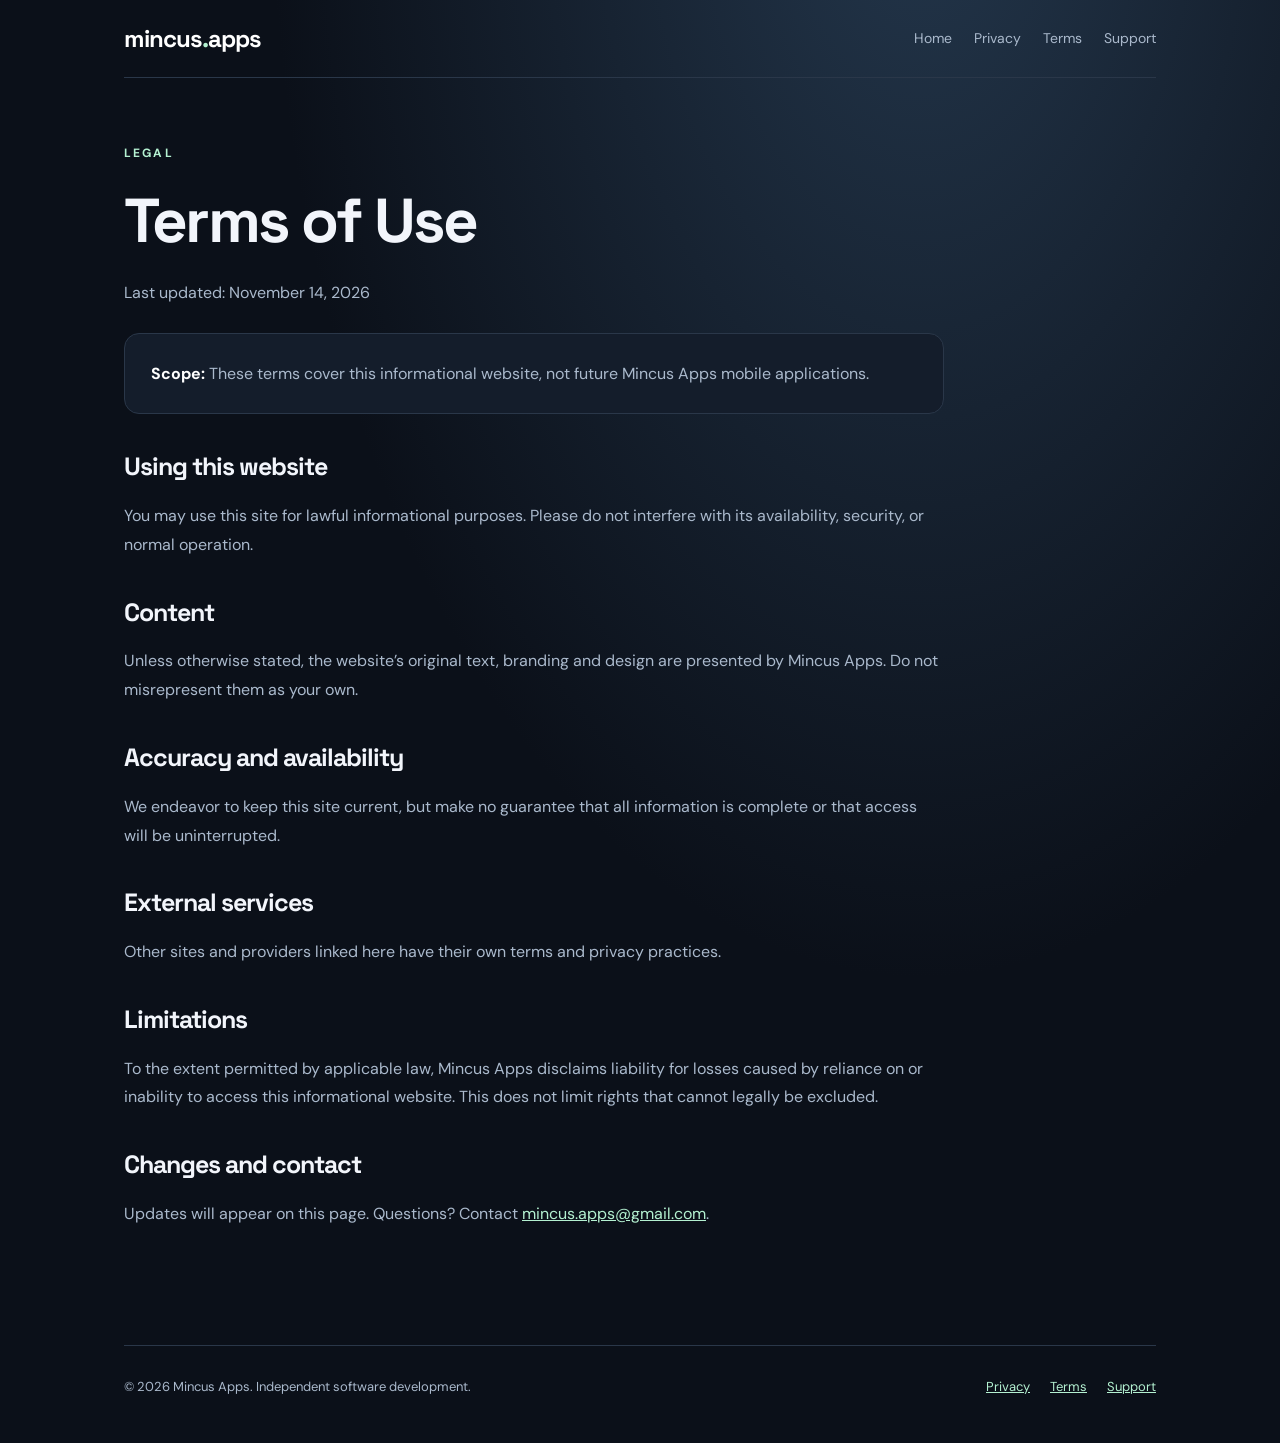
<file: terms.html>
<!doctype html><html lang="en"><head><meta charset="utf-8"><meta name="viewport" content="width=device-width,initial-scale=1"><meta name="description" content="Terms of use for the Mincus Apps informational website."><meta name="theme-color" content="#0b1019"><title>Terms of Use | Mincus Apps</title><link rel="stylesheet" href="styles.css"></head><body><div class="wrap"><header class="nav"><a class="brand" href="index.html">mincus<span>.</span>apps</a><nav class="navlinks" aria-label="Main navigation"><a href="index.html">Home</a><a href="privacy.html">Privacy</a><a href="terms.html">Terms</a><a href="support.html">Support</a></nav></header><main><article class="doc"><div class="eyebrow">Legal</div><h1>Terms of Use</h1><p>Last updated: November 14, 2026</p><div class="notice"><strong>Scope:</strong> These terms cover this informational website, not future Mincus Apps mobile applications.</div><h2>Using this website</h2><p>You may use this site for lawful informational purposes. Please do not interfere with its availability, security, or normal operation.</p><h2>Content</h2><p>Unless otherwise stated, the website’s original text, branding and design are presented by Mincus Apps. Do not misrepresent them as your own.</p><h2>Accuracy and availability</h2><p>We endeavor to keep this site current, but make no guarantee that all information is complete or that access will be uninterrupted.</p><h2>External services</h2><p>Other sites and providers linked here have their own terms and privacy practices.</p><h2>Limitations</h2><p>To the extent permitted by applicable law, Mincus Apps disclaims liability for losses caused by reliance on or inability to access this informational website. This does not limit rights that cannot legally be excluded.</p><h2>Changes and contact</h2><p>Updates will appear on this page. Questions? Contact <a href="mailto:mincus.apps@gmail.com">mincus.apps@gmail.com</a>.</p></article></main><footer class="footer"><span>© 2026 Mincus Apps. Independent software development.</span><span><a href="privacy.html">Privacy</a><a href="terms.html">Terms</a><a href="support.html">Support</a></span></footer></div></body></html>
</file>
<file: styles.css>
@import url('https://fonts.googleapis.com/css2?family=DM+Sans:wght@400;500;600;700&family=Space+Grotesk:wght@400;500;600;700&display=swap');
:root{color-scheme:dark;--bg:#0b1019;--panel:#141d2b;--text:#f2f5fb;--muted:#aab9cc;--line:#2a3749;--accent:#b4f1d1}
*{box-sizing:border-box}html{scroll-behavior:smooth}body{margin:0;background:radial-gradient(ellipse at 72% -10%,#23364b 0%,transparent 50%),var(--bg);color:var(--text);font:16px/1.7 'DM Sans',system-ui,sans-serif}
a{color:var(--accent)}.wrap{max-width:1080px;margin:auto;padding:0 24px}.nav{display:flex;justify-content:space-between;align-items:center;gap:20px;padding:23px 0;border-bottom:1px solid var(--line)}.brand{font:700 24px 'Space Grotesk',sans-serif;color:#fff;text-decoration:none;letter-spacing:-.04em}.brand span{color:var(--accent)}.navlinks{display:flex;gap:22px;flex-wrap:wrap}.navlinks a{font-size:14px;color:var(--muted);text-decoration:none}.navlinks a:hover{color:#fff}
.hero{padding:110px 0 115px}.eyebrow{text-transform:uppercase;letter-spacing:.18em;font-size:12px;font-weight:700;color:var(--accent)}h1,h2,h3{font-family:'Space Grotesk',sans-serif;letter-spacing:-.04em;line-height:1.16}h1{font-size:clamp(46px,8vw,88px);margin:22px 0}h2{font-size:clamp(28px,4vw,42px)}h3{font-size:21px}.lede{font-size:clamp(17px,2vw,21px);max-width:640px;color:var(--muted);line-height:1.7}.buttons{display:flex;gap:12px;flex-wrap:wrap;margin-top:30px}.btn{border:1px solid var(--line);border-radius:10px;padding:12px 20px;text-decoration:none;font-weight:700}.btn.primary{background:var(--accent);color:#0b1019;border-color:var(--accent)}.btn:hover{transform:translateY(-2px)}.section{border-top:1px solid var(--line);padding:60px 0 90px}.cards{display:grid;grid-template-columns:repeat(3,1fr);gap:16px;margin-top:34px}.card,.notice{background:var(--panel);border:1px solid var(--line);border-radius:15px;padding:26px}.card p,.doc p,.doc li{color:var(--muted)}.num{font-size:12px;font-weight:700;color:var(--accent);text-transform:uppercase;letter-spacing:.1em}.card a{font-size:14px}.footer{border-top:1px solid var(--line);padding:30px 0 45px;display:flex;justify-content:space-between;gap:20px;color:var(--muted);font-size:13px}.footer span:last-child{display:flex;gap:20px}.doc{max-width:820px;padding:65px 0 100px}.doc h1{font-size:clamp(40px,6vw,62px)}.doc h2{font-size:25px;margin-top:38px}.doc p{line-height:1.8}.notice{margin:25px 0;color:var(--muted)}.notice strong{color:#fff}code{color:var(--accent)}
@media(max-width:740px){.nav{align-items:flex-start;flex-direction:column}.navlinks{gap:14px}.hero{padding:75px 0}.cards{grid-template-columns:1fr}.footer{flex-direction:column}.doc{padding:45px 0 65px}}
</file>
